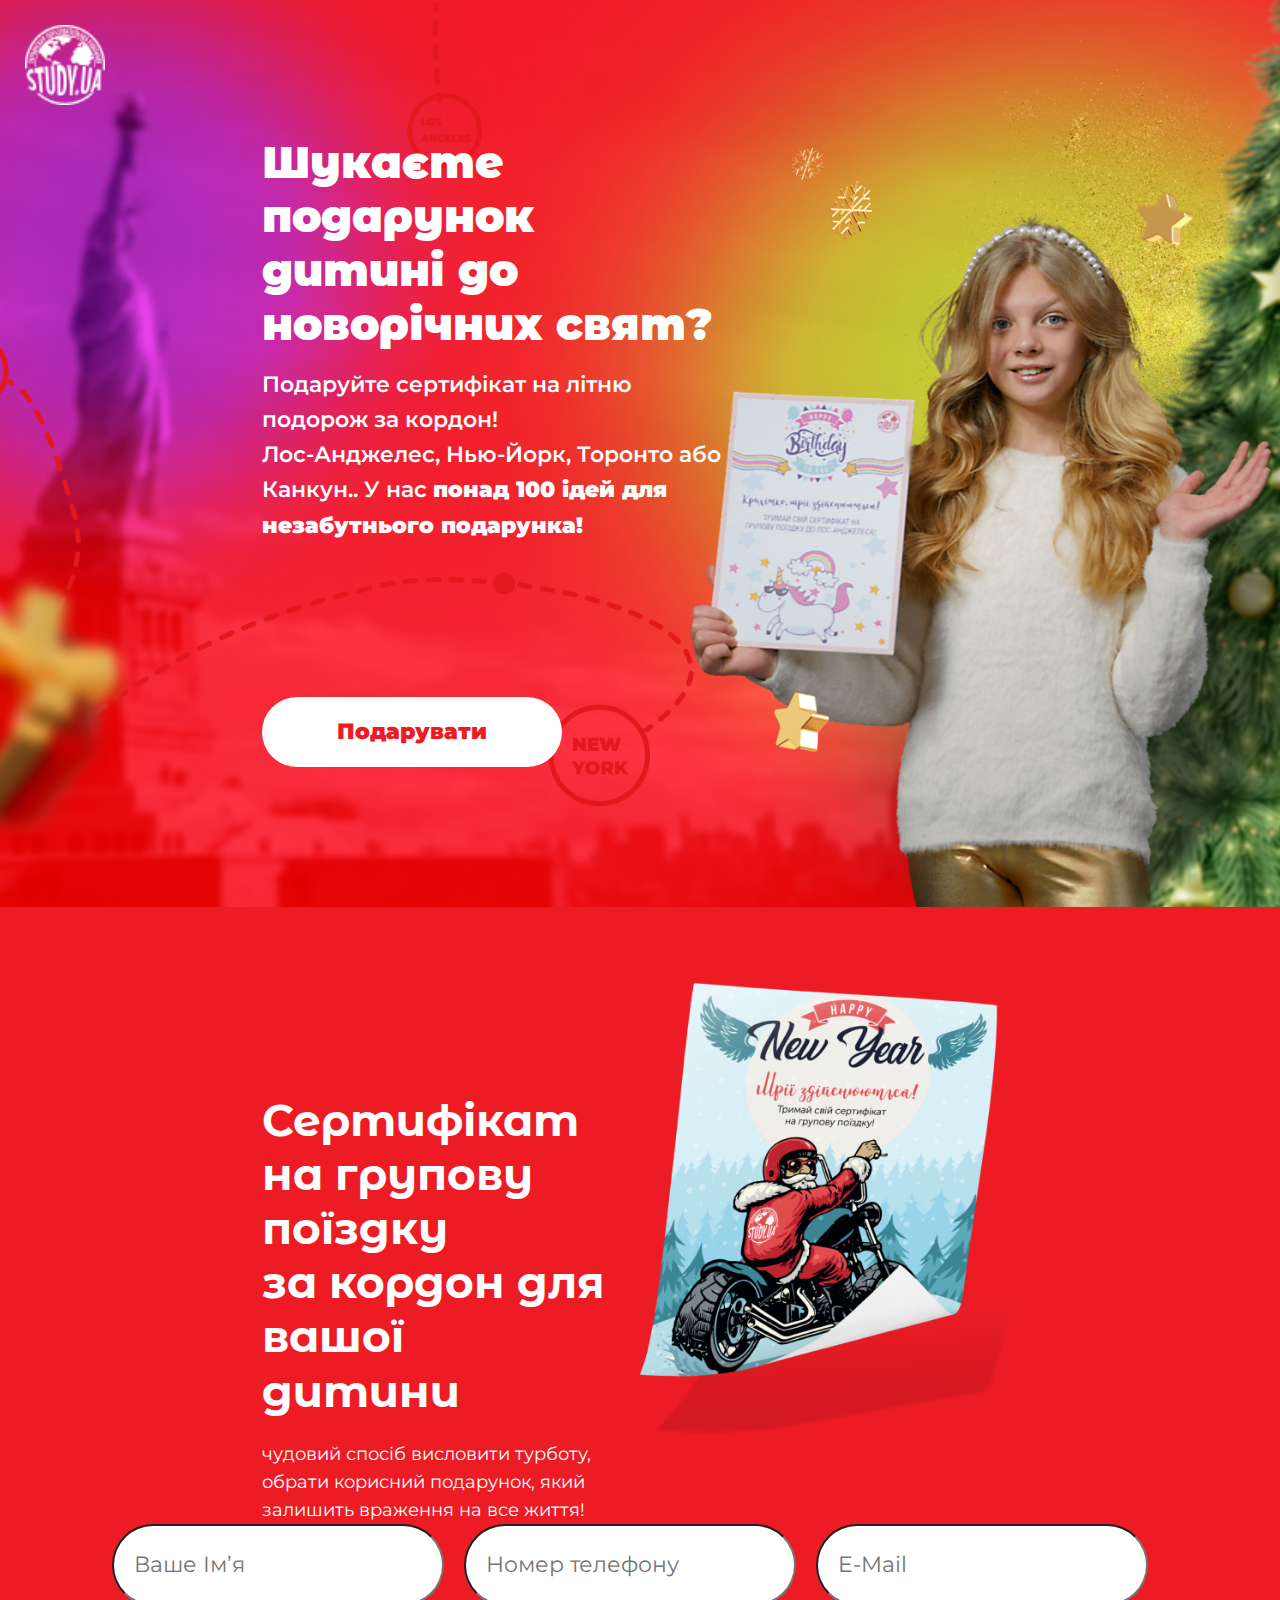
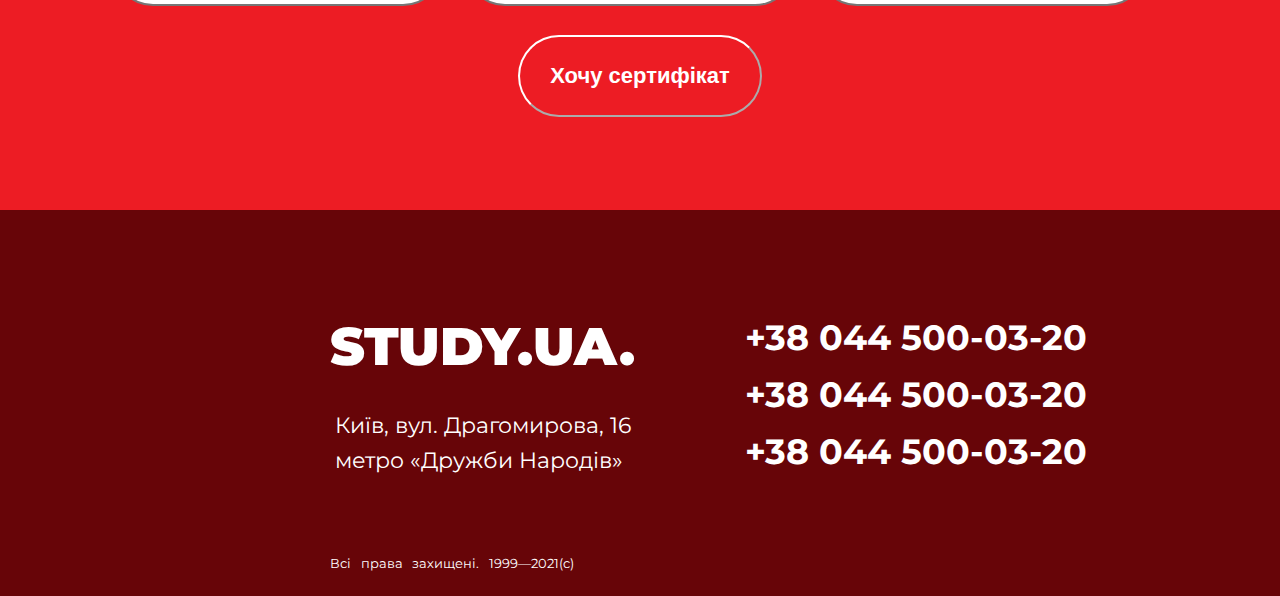
<file: index.html>
<!DOCTYPE html>
<html lang="en">
  <head>
    <meta charset="UTF-8" />
    <meta http-equiv="X-UA-Compatible" content="IE=edge" />
    <meta name="viewport" content="width=device-width, initial-scale=1.0" />
    <title>| STUDY.UA</title>
    <link rel="shortcut icon" href="favicon.png" type="image/x-icon" />
    <link rel="preconnect" href="https://fonts.googleapis.com" />
    <link rel="preconnect" href="https://fonts.gstatic.com" crossorigin />
    <link
      href="https://fonts.googleapis.com/css2?family=Montserrat+Alternates:wght@700;900&display=swap"
      rel="stylesheet"
    />
    <link rel="preconnect" href="https://fonts.googleapis.com" />
    <link rel="preconnect" href="https://fonts.gstatic.com" crossorigin />
    <link
      href="https://fonts.googleapis.com/css2?family=Montserrat+Alternates:wght@700;900&family=Montserrat:wght@400;600;700;900&display=swap"
      rel="stylesheet"
    />
    <link rel="stylesheet" href="./assets/css/reset.css" />
    <link rel="stylesheet" href="./assets/css/style.css" />
    <link rel="stylesheet" href="./assets/css/welcome.css" />
    <link rel="stylesheet" href="./assets/css/block2.css" />
    <link rel="stylesheet" href="./assets/css/footer.css">
  </head>
  <body>
    <section class="welcome">
      <header class="welcome__header">
        <a href="" class="logo">
          <picture>
            <source
              srcset="./assets/images/logo-mb.png"
              media="(max-width: 768px)"
            />
            <img src="./assets/images/logo-dt.png" alt="" />
          </picture>
        </a>
      </header>
      <article class="welcome__article">
        <h1 class="welcome__heading">
          Шукаєте подарунок дитині до новорічних свят?
        </h1>
        <p>
          Подаруйте сертифікат на літню подорож за кордон! <br />Лос-Анджелес,
          Нью-Йорк, Торонто або Канкун.. У нас
          <strong>понад 100 ідей для незабутнього подарунка!</strong>
        </p>
        <a href="#sertificate" class="btn text-overflow">Подарувати</a>
      </article>
    </section>
    <section class="sertificate"  id="sertificate">
      <div class="sertif">
        <picture class="sertif__picture">
          <source
            srcset="./assets/bg-images/sertificate-mb.png"
            media="(max-width: 768px)"
          />
          <img src="./assets/bg-images/sertificate-dt.png " alt="" />
        </picture>
        <article  class="sertif__article">
          <h2>
            Сертифікат <br />на групову поїздку <br />за кордон для вашої
            <br />дитини
          </h2>
          <p>
            чудовий спосіб висловити турботу, обрати корисний подарунок, який
            залишить враження на все життя!
          </p>
        </article>
      </div>
      <div class="sertif-reg">
        <input type="text" placeholder="Ваше Ім’я" name="email" required />
        <input type="phone" placeholder="Номер телефону" name="email" required />
        <input type="text" placeholder="E-Mail" name="email" required />
        <button type="submit" class="reg-btn"><a href="http://127.0.0.1:5500/pages/thank.html">Хочу сертифікат</a></button>
        
      </div>
    </section>
    <footer>
      <section class="foot-sec">
        <div class="foot1">
          <h2>STUDY.UA.</h2>
          <p>Київ, вул. Драгомирова, 16 <br>метро «Дружби Народів»</p>
        </div>
        <div class="foot2">
          <a href="" class="foot-a">+38 044 500-03-20</a>
          <a href="" class="foot-a">+38 044 500-03-20</a>
          <a href="" class="foot-a">+38 044 500-03-20</a>
        </div>
      </section>
      <p class="foot-end">Всі права захищені. 1999—2021(c)</p>
    </footer>
  </body>
</html>
</file>
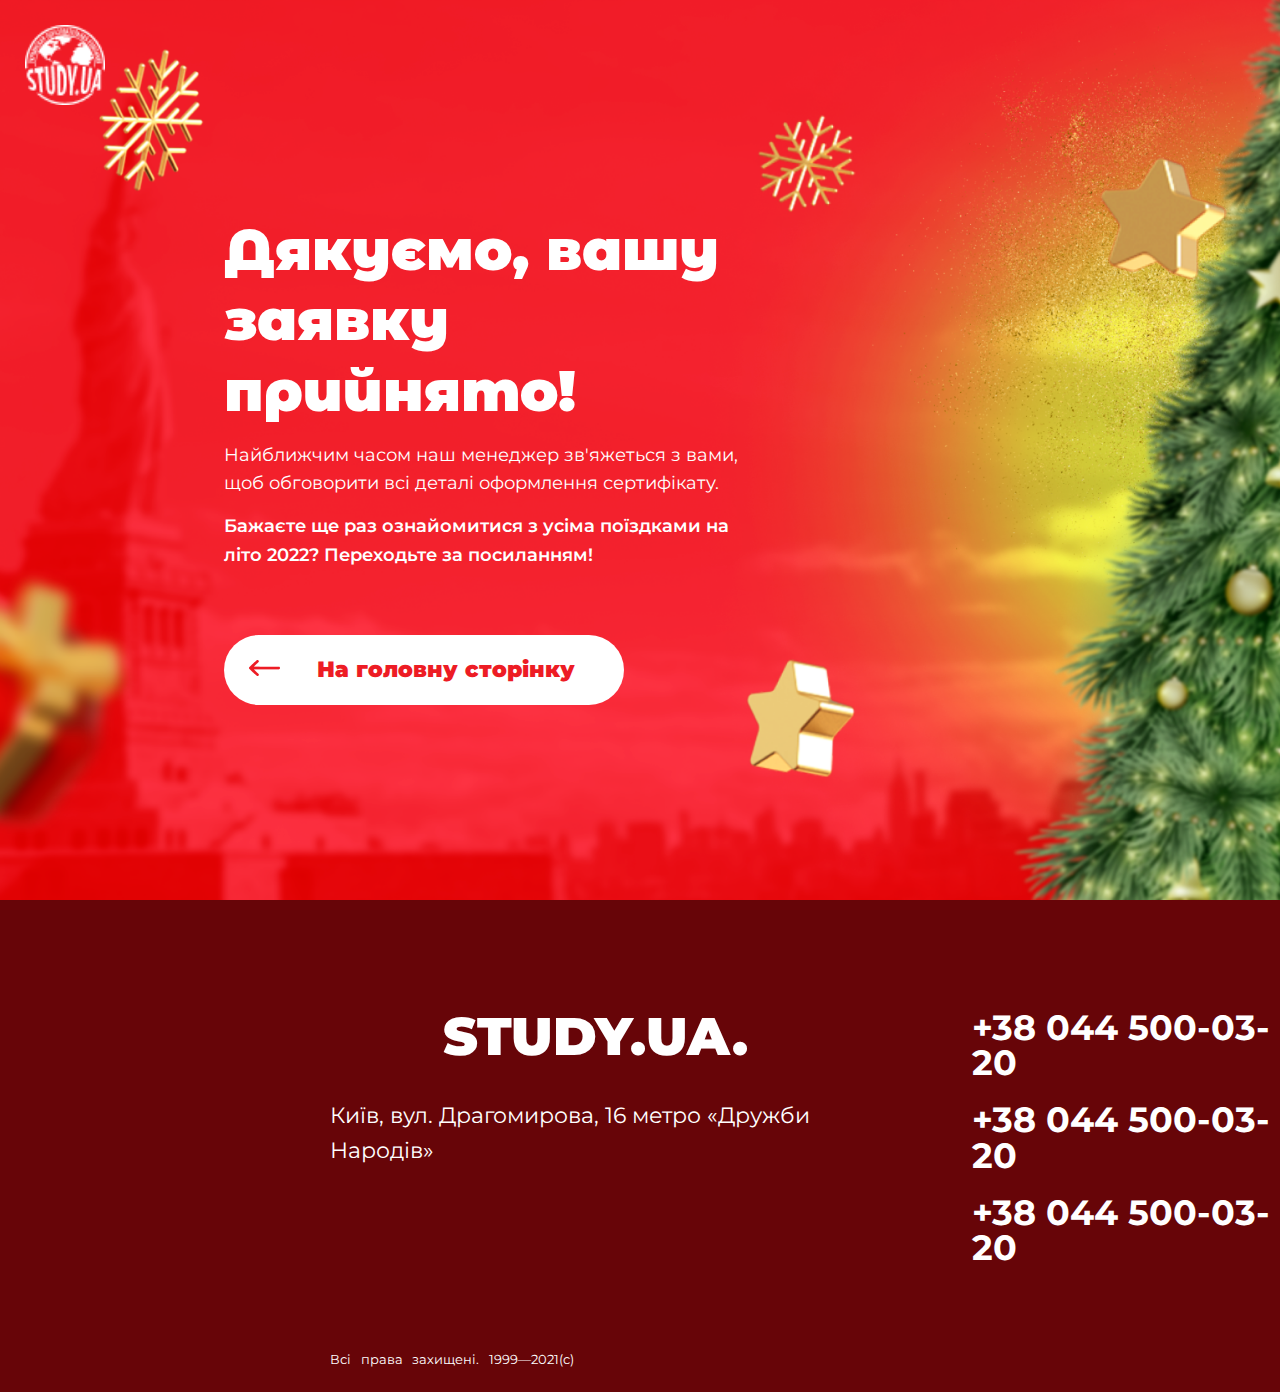
<file: pages/thank.html>
<!DOCTYPE html>
<html lang="en">
  <head>
    <meta charset="UTF-8" />
    <meta http-equiv="X-UA-Compatible" content="IE=edge" />
    <meta name="viewport" content="width=device-width, initial-scale=1.0" />
    <title>| STUDY.UA</title>
    <link rel="shortcut icon" href="./../favicon.png" type="image/x-icon">
    <link rel="preconnect" href="https://fonts.googleapis.com" />
    <link rel="preconnect" href="https://fonts.gstatic.com" crossorigin />
    <link
      href="https://fonts.googleapis.com/css2?family=Montserrat+Alternates:wght@700;900&display=swap"
      rel="stylesheet"
    />
    <link rel="preconnect" href="https://fonts.googleapis.com" />
    <link rel="preconnect" href="https://fonts.gstatic.com" crossorigin />
    <link
      href="https://fonts.googleapis.com/css2?family=Montserrat+Alternates:wght@700;900&family=Montserrat:wght@400;600;700;900&display=swap"
      rel="stylesheet"
    />
    <link rel="stylesheet" href="./../assets/css/reset.css" />
    <link rel="stylesheet" href="./../assets/css/style.css" />
    <link rel="stylesheet" href="./../assets/css/thank.css">
    <link rel="stylesheet" href="./../assets/css/footer.css">
  </head>
  <body>
    <section class="thank">
      <header class="thank__header">
        <a href="" class="logo">
          <picture>
            <source
              srcset="./../assets/images/logo-mb.png"
              media="(max-width: 768px)"
            />
            <img src="./../assets/images/logo-dt.png" alt="" />
          </picture>
        </a>
      </header>
      <article class="thank__article">
        <h1 class="thank__heading">Дякуємо, <br>вашу заявку прийнято!</h1>
        <p>Найближчим часом наш <br>менеджер зв'яжеться з вами, <br>щоб обговорити всі деталі <br>оформлення сертифікату.</p>
        <p>Бажаєте ще раз ознайомитися <br>з усіма поїздками на літо <br>2022? Переходьте за <br>посиланням!</p>
        <a href="http://127.0.0.1:5500/index.html" class="btn">На головну сторінку</a>
      </article>
    </section>
    <footer>
      <section class="foot-sec">
        <div class="foot1">
          <h2>STUDY.UA.</h2>
          <p>Київ, вул. Драгомирова, 16 <br>метро «Дружби Народів»</p>
        </div>
        <div class="foot2">
          <a href="" class="foot-a">+38 044 500-03-20</a>
          <a href="" class="foot-a">+38 044 500-03-20</a>
          <a href="" class="foot-a">+38 044 500-03-20</a>
        </div>
      </section>
      <p class="foot-end">Всі права захищені. 1999—2021(c)</p>
    </footer>
  </body>
</html>
</file>
<file: assets/css/style.css>
:root {
    --color-text: #221112;
    --color-light: #ffffff;
    --color-main: #ED1C24;
    --color-footer: #670508;
    --space-size: 10px;
  font-family: "Montserrat", sans-serif;
  font-style: normal;
  font-weight: 400;
  font-size: 16px;
}
*{
    box-sizing: border-box;
}
a{
    color: inherit;
    text-decoration: none;

}
img{
    width: 100%;
}
h1,
h2,
h3{
    font-family: 'Montserrat Alternates', sans-serif;
}
h1{
    font-weight: 900;
}
h2,
h3,
strong{
    font-weight: 700;
}
p{
    line-height: 1.6;
}
.btn{
    display: inline-block;
    max-width: 300px;
    width: 100%;
    min-width: 232px;
    padding: 1.1em 0;
    border-radius: 70px;
    background-color: var(--color-main);
    color: var(--color-light);
    font-weight: 900;
    text-align: center;
}


@media (min-width: 1000px){
    :root{
        font-size: 22px;
    }
    .logo{
        margin-left: 15px;
    }
    .container{
        max-width: 990px;
        margin: auto;
    }
}

@media (min-width: 1440px){
    .container{
        max-width: 1170px;
    }
}
</file>
<file: assets/css/welcome.css>
.welcome{
    /* height: 100vh; */
    padding: var(--space-size);
    min-width: 320px;
    background-color: var(--color-main);
    background-image: url(./../bg-images/welcome-bg-mb.png);
    background-repeat: no-repeat;
    background-size: cover;
    background-position:  center bottom;
    color: var(--color-light);
}
.logo{
    display: block;
    width: 50px;
    height: 50px;
    margin-top: 15px;
}
.welcome__article{
    display: flex;
    flex-direction: column;
    height: 88vh;
}
.welcome__heading{
    margin-top: 30px;
    font-size: 1.375rem;
    line-height: 1.23;
}
.welcome__article p{
    padding-top: 0.7rem;
    font-weight: 600;
}
.welcome__article strong{
    font-weight: 900;
}
.welcome__article .btn{
    min-width: 200px;
    margin-top: auto;
    margin-bottom: 1rem;

    align-self: center;

    background-color: var(--color-light);
    color: var(--color-main);
}

@media (min-width: 1000px){
    .welcome{
        background-image: url(./../bg-images/welcome-bg-dt.png);
    }
    .logo{
        width: 80px;
        height: 80px;
    }
    .welcome__heading{
        font-size: 2rem;
    }
    .welcome__article{
        margin-left: 20%;
        width: 37%;
        height: 88vh;
    }
    .welcome__article .btn{
        align-self: initial;
        margin-top: 7rem;
    }
}
</file>
<file: assets/css/block2.css>
.sertificate{
    /* height: 100vh; */
    padding: var(--space-size);
    min-width: 320px;
    background-color: var(--color-main);
    background-repeat: no-repeat;
    background-size: cover;
    background-position:  top;
    color: var(--color-light);
}
.sertif{
    display: flex;
    flex-wrap: wrap;
    margin-top: 3rem;
    margin-bottom: 3rem;
    justify-content: space-around;
    line-height: 1.23;
}
.sertif picture{
    margin-bottom: 0.8rem;
}
.sertif-reg h2{
    font-size: 22px;
    margin-bottom: 1rem  ;
}
.sertif-reg{
    display: flex;
    flex-direction: column;
    flex-wrap: wrap;
    min-width: 200px;
}
.sertif-reg input{
    padding: 13px 0;
    padding-left: 1rem;
    border-radius: 70px;
    margin-bottom: 1.3rem;
}
.sertif-reg ::placeholder{
    font-family: "Montserrat", sans-serif;
    font-weight: 400;
}
.reg-btn{
    min-width: 200px;
    padding: 10px 0;
    border-radius: 70px;
    border-color: #FFFFFF;
    margin-bottom: 1.5rem;
    background-color: var(--color-main);
    color: var(--color-light);
    font-weight: 900;
}

@media (min-width: 1000px){
    .sertif{
        margin-bottom: 0;
        justify-content: center;
        flex-direction: row-reverse;
    }
    .sertif__picture{
        max-width: 30%;
    }
    .sertif__article{
        max-width: 30%;
    }
    .sertif__article h2{
        margin-top: 5rem;
        font-size: 2rem;
    }
    .sertif__article p{
        margin-top: 1rem;
        font-size: 0.8rem;
    }
    .sertif-reg{
        flex-direction: row;
        justify-content: center;
        margin: auto;
        margin-bottom: 50px;
    }
    .sertif-reg input{
        padding: 26px 20px;
        margin-right: 20px;
    }
    .reg-btn{
        padding: 26px 30px;
    }
}
</file>
<file: assets/css/footer.css>
footer{
    min-width: 320px;
    background-color: #670508;
    color: #FFFFFF;
}
/* .foot-sec{
    display: flex;
    flex-direction: column;
} */
.foot-sec h2{
    font-weight: 900;
    font-size: 2rem;
    font-family: "Montserrat", sans-serif;
}
.foot-sec a{
    font-weight: 700;
}
footer p{
    padding-top: 0.8rem;
    font-size: 1rem;
}
.foot-sec p{
    font-weight: 400;
    font-size: 1rem;
}
.foot-sec div{
    display: flex;
    flex-direction: column;
    align-items: center;
}
.foot1{
    padding-top: 4rem;
}
.foot2{
    padding-top: 2rem;
    padding-bottom: 3rem;
}
.foot-a{
    font-size: 1.6rem;
    padding-top: 1rem;
}
.foot-end{
    padding-bottom: 1rem;
    font-size: 0.6rem;
    text-align: center;
    opacity: 0.4;
    word-spacing: 0.3rem;
}

@media (min-width: 1000px){
    .foot-sec{
        padding-top: 2rem;
        display: flex;
    }
    .foot1{
        margin-left: 15rem;
        padding-top: 3rem;
    }
    .foot1 h2{
        font-size: 2.4rem;
    }
    .foot1 p{
        margin-top: 0.8rem;
    }
    .foot2{
        margin-left: 5rem;
    }
    .foot-end{
        display: inline-block;
        margin-left: 15rem;
        opacity: 1;
    }
}
</file>
<file: assets/css/thank.css>
.thank{
    height: 100vh;
    padding: var(--space-size);
    min-width: 320px;
    background-color: var(--color-main);
    background-image: url(./../bg-images/thank-mb.png);
    background-repeat: no-repeat;
    background-size: cover;
    background-position:  center bottom;
    color: var(--color-light);
}
.logo{
    display: block;
    width: 50px;
    height: 50px;
    margin-top: 15px;
}
.thank__article{
    display: flex;
    flex-direction: column;
    height: 88vh;
}
.thank__heading{
    margin-top: 30px;
    font-size: 2rem;
    line-height: 1.23;
}
.thank__article p:nth-child(2){
    margin-top: 15px;
    font-size: 0.9rem;
}
.thank__article p:nth-child(3){
    margin-top: 15px;
    font-weight: 600;
}
.thank .btn{
    position: relative;
    min-width: 200px;
    margin-top: auto;
    margin-bottom: 3rem;

    align-self: center;

    background-color: var(--color-light);
    color: var(--color-main);
}
.thank .btn::after{
    position: absolute;
    width: 88%;
    bottom: 65%;
    right: 46%;
    content: url(./../bg-images/arrow.png);
    height: 1px;
    display: block;
}

@media (min-width: 1000px){
    .thank{
        background-image: url(./../bg-images/thank-dt.png);
    }
    br {
        display: none;
    }
    .logo{
        width: 80px;
        height: 80px;
    }
    .thank__article{
        margin-left: 17%;
        width: 42%;
        height: 88vh;
    }
    .thank__heading{
        margin-top: 5rem;
        font-size: 2.6rem;
    }
    .thank__article p:nth-child(2){
        font-size: 0.8rem;
    }
    .thank__article p:nth-child(3){
        font-size: 0.8rem;
    }
    .thank .btn{
        max-width: 400px;
        margin-top: 3rem;
        align-self: start;
        padding-left: 2rem;
    }
}
</file>
